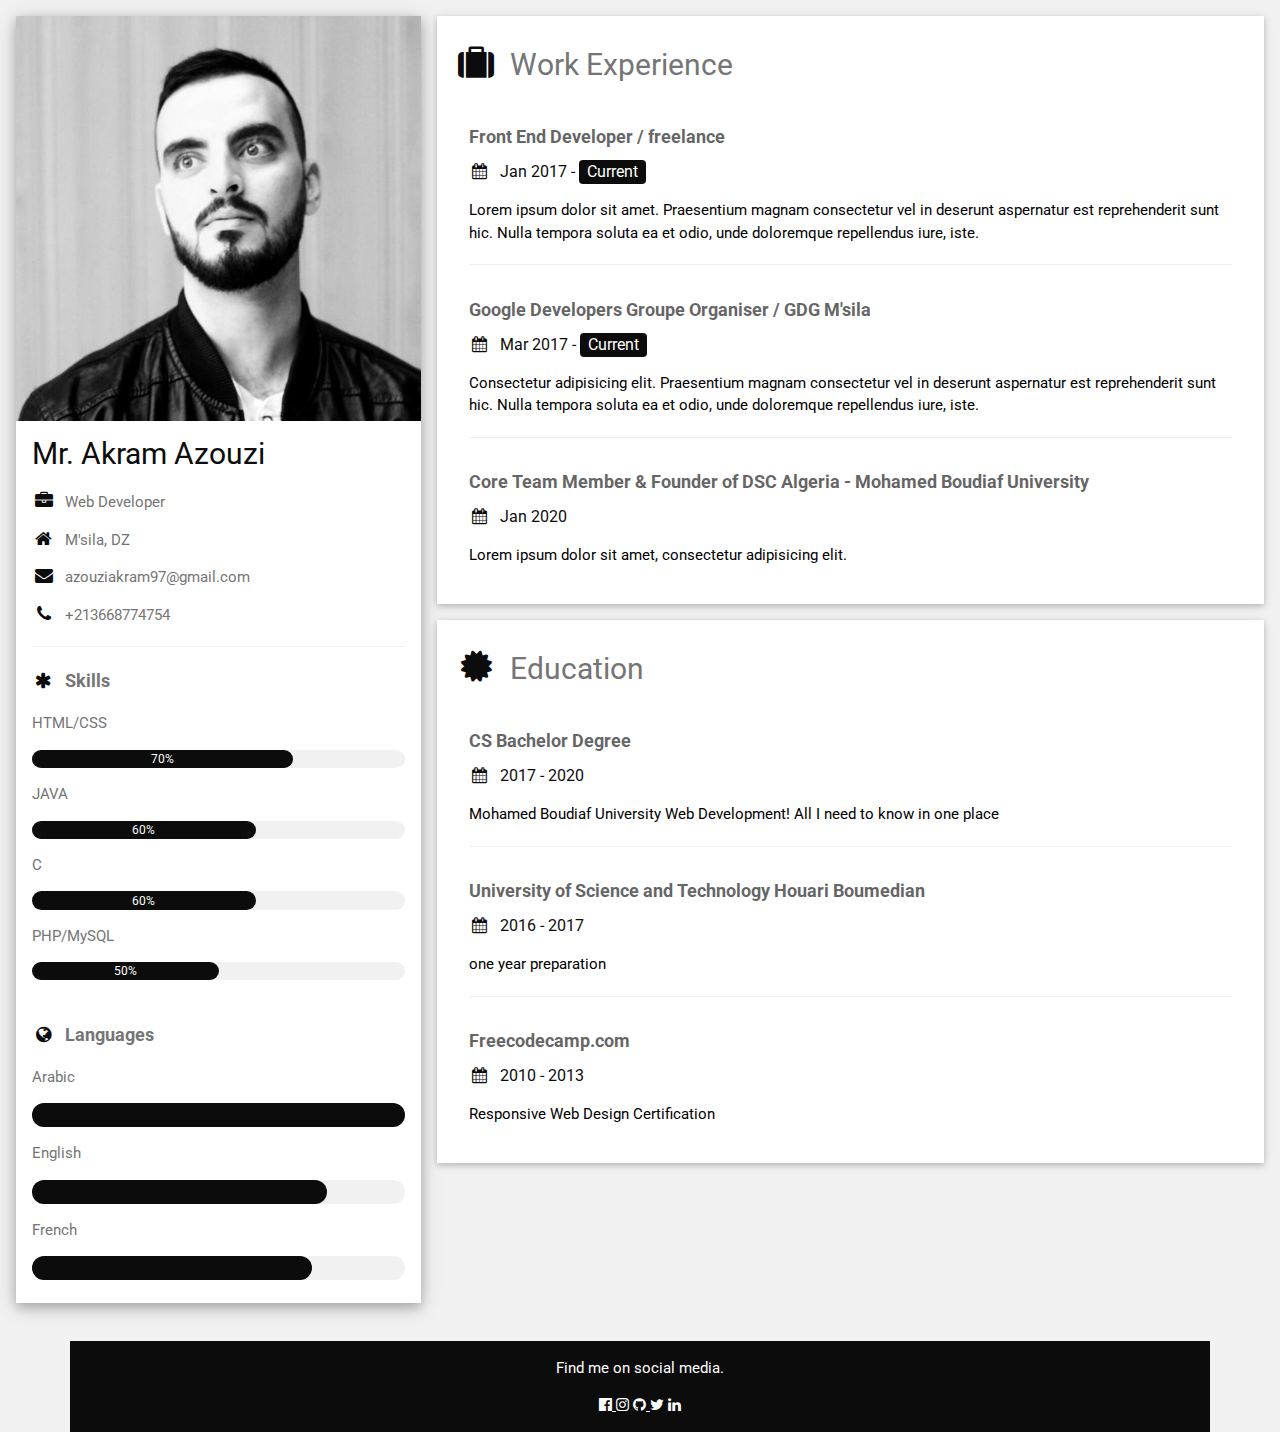
<file: index.html>
<!-- link -->
<!-- https://www.w3schools.com/w3css/tryw3css_templates_cv.htm -->

<!DOCTYPE html>
<html>
  <title>My Cv</title>
  <meta charset="UTF-8" />
  <meta name="viewport" content="width=device-width, initial-scale=1" />
  <link rel="stylesheet" href="w3.css" />
  <link
    rel="stylesheet"
    href="https://fonts.googleapis.com/css?family=Roboto"
  />
  <link
    rel="stylesheet"
    href="https://cdnjs.cloudflare.com/ajax/libs/font-awesome/4.7.0/css/font-awesome.min.css"
  />
  <style>
    html,
    body,
    h1,
    h2,
    h3,
    h4,
    h5,
    h6 {
      font-family: "Roboto", sans-serif;
    }
  </style>
  <body class="w3-light-grey">
    <!-- Page Container -->
    <div class="w3-content w3-margin-top" style="max-width: 1400px">
      <!-- The Grid -->
      <div class="w3-row-padding">
        <!-- Left Column -->
        <div class="w3-third">
          <div class="w3-white w3-text-grey w3-card-4">
            <div class="w3-display-container">
              <img src="me.jpg" style="width: 100%" alt="Avatar" />
              <!-- <div class="w3-display-bottomleft w3-container w3-text-black">
                <h2>Akram Azouzi</h2>
              </div> -->
            </div>
            <div class="w3-container">
              <h2
                class="w3-text-teal"
                style="color: black; font-family: Roboto, cursive"
              >
                Mr. Akram Azouzi
              </h2>
              <p>
                <i
                  class="fa fa-briefcase fa-fw w3-margin-right w3-large w3-text-teal"
                ></i
                >Web Developer
              </p>
              <p>
                <i
                  class="fa fa-home fa-fw w3-margin-right w3-large w3-text-teal"
                ></i
                >M'sila, DZ
              </p>
              <p>
                <i
                  class="fa fa-envelope fa-fw w3-margin-right w3-large w3-text-teal"
                ></i
                >azouziakram97@gmail.com
              </p>
              <p>
                <i
                  class="fa fa-phone fa-fw w3-margin-right w3-large w3-text-teal"
                ></i
                >+213668774754
              </p>
              <hr />

              <p class="w3-large">
                <b
                  ><i
                    class="fa fa-asterisk fa-fw w3-margin-right w3-text-teal"
                  ></i
                  >Skills</b
                >
              </p>
              <p>HTML/CSS</p>
              <div class="w3-light-grey w3-round-xlarge w3-small">
                <div
                  class="w3-container w3-center w3-round-xlarge w3-teal"
                  style="width: 70%"
                >
                  70%
                </div>
              </div>
              <p>JAVA</p>
              <div class="w3-light-grey w3-round-xlarge w3-small">
                <div
                  class="w3-container w3-center w3-round-xlarge w3-teal"
                  style="width: 60%"
                >
                  <div class="w3-center w3-text-white">60%</div>
                </div>
              </div>
              <p>C</p>
              <div class="w3-light-grey w3-round-xlarge w3-small">
                <div
                  class="w3-container w3-center w3-round-xlarge w3-teal"
                  style="width: 60%"
                >
                  60%
                </div>
              </div>
              <p>PHP/MySQL</p>
              <div class="w3-light-grey w3-round-xlarge w3-small">
                <div
                  class="w3-container w3-center w3-round-xlarge w3-teal"
                  style="width: 50%"
                >
                  50%
                </div>
              </div>
              <br />

              <p class="w3-large w3-text-theme">
                <b
                  ><i class="fa fa-globe fa-fw w3-margin-right w3-text-teal"></i
                  >Languages</b
                >
              </p>
              <p>Arabic</p>
              <div class="w3-light-grey w3-round-xlarge">
                <div
                  class="w3-round-xlarge w3-teal"
                  style="height: 24px; width: 100%"
                ></div>
              </div>
              <p>English</p>
              <div class="w3-light-grey w3-round-xlarge">
                <div
                  class="w3-round-xlarge w3-teal"
                  style="height: 24px; width: 79%"
                ></div>
              </div>
              <p>French</p>
              <div class="w3-light-grey w3-round-xlarge">
                <div
                  class="w3-round-xlarge w3-teal"
                  style="height: 24px; width: 75%"
                ></div>
              </div>
              <br />
            </div>
          </div>
          <br />

          <!-- End Left Column -->
        </div>

        <!-- Right Column -->
        <div class="w3-twothird">
          <div class="w3-container w3-card w3-white w3-margin-bottom">
            <h2 class="w3-text-grey w3-padding-16">
              <i
                class="fa fa-suitcase fa-fw w3-margin-right w3-xxlarge w3-text-teal"
              ></i
              >Work Experience
            </h2>
            <div class="w3-container">
              <h5 class="w3-opacity">
                <b>Front End Developer / freelance</b>
              </h5>
              <h6 class="w3-text-teal">
                <i class="fa fa-calendar fa-fw w3-margin-right"></i>Jan 2017 -
                <span class="w3-tag w3-teal w3-round">Current</span>
              </h6>
              <p>
                Lorem ipsum dolor sit amet. Praesentium magnam consectetur vel
                in deserunt aspernatur est reprehenderit sunt hic. Nulla tempora
                soluta ea et odio, unde doloremque repellendus iure, iste.
              </p>
              <hr />
            </div>
            <!-- <div class="w3-container">
              <h5 class="w3-opacity"><b>Web Developer / something.com</b></h5>
              <h6 class="w3-text-teal">
                <i class="fa fa-calendar fa-fw w3-margin-right"></i>Mar 2012 -
                Dec 2014
              </h6>
              <p>
                Consectetur adipisicing elit. Praesentium magnam consectetur vel
                in deserunt aspernatur est reprehenderit sunt hic. Nulla tempora
                soluta ea et odio, unde doloremque repellendus iure, iste.
              </p>
              <hr />
            </div> -->
            <div class="w3-container">
              <h5 class="w3-opacity">
                <b>Google Developers Groupe Organiser / GDG M'sila</b>
              </h5>
              <h6 class="w3-text-teal">
                <i class="fa fa-calendar fa-fw w3-margin-right"></i>Mar 2017 -
                <span class="w3-tag w3-teal w3-round">Current</span>
              </h6>
              <p>
                Consectetur adipisicing elit. Praesentium magnam consectetur vel
                in deserunt aspernatur est reprehenderit sunt hic. Nulla tempora
                soluta ea et odio, unde doloremque repellendus iure, iste.
              </p>
              <hr />
            </div>
            <div class="w3-container">
              <h5 class="w3-opacity">
                <b
                  >Core Team Member & Founder of DSC Algeria - Mohamed Boudiaf
                  University</b
                >
              </h5>
              <h6 class="w3-text-teal">
                <i class="fa fa-calendar fa-fw w3-margin-right"></i>Jan 2020
              </h6>
              <p>Lorem ipsum dolor sit amet, consectetur adipisicing elit.</p>
              <br />
            </div>
          </div>

          <div class="w3-container w3-card w3-white">
            <h2 class="w3-text-grey w3-padding-16">
              <i
                class="fa fa-certificate fa-fw w3-margin-right w3-xxlarge w3-text-teal"
              ></i
              >Education
            </h2>
            <div class="w3-container">
              <h5 class="w3-opacity"><b>CS Bachelor Degree</b></h5>
              <h6 class="w3-text-teal">
                <i class="fa fa-calendar fa-fw w3-margin-right"></i>2017 - 2020
              </h6>
              <p>
                Mohamed Boudiaf University Web Development! All I need to know
                in one place
              </p>
              <hr />
            </div>
            <div class="w3-container">
              <h5 class="w3-opacity">
                <b>University of Science and Technology Houari Boumedian </b>
              </h5>
              <h6 class="w3-text-teal">
                <i class="fa fa-calendar fa-fw w3-margin-right"></i>2016 - 2017
              </h6>
              <p>one year preparation</p>
              <hr />
            </div>
            <div class="w3-container">
              <h5 class="w3-opacity"><b>Freecodecamp.com</b></h5>
              <h6 class="w3-text-teal">
                <i class="fa fa-calendar fa-fw w3-margin-right"></i>2010 - 2013
              </h6>
              <p>Responsive Web Design Certification</p>
              <br />
            </div>
          </div>

          <!-- End Right Column -->
        </div>

        <!-- End Grid -->
      </div>

      <!-- End Page Container -->
    </div>

    <footer class="w3-container w3-teal w3-center w3-margin-top w3-auto">
      <p>Find me on social media.</p>
      <a href="https://www.facebook.com/akram.azouzi.52" target="_Blank"
        ><i class="fa fa-facebook-official w3-hover-opacity"></i>
      </a>
      <a>
        <i class="fa fa-instagram w3-hover-opacity"></i>
      </a>
      <a href="https://github.com/akramazouzi" target="_Blank">
        <i class="fa fa-github w3-hover-opacity"></i>
      </a>
      <a>
        <i class="fa fa-twitter w3-hover-opacity"></i>
      </a>
      <a href="https://www.linkedin.com/in/akramazouzi/" target="_Blank">
        <i class="fa fa-linkedin w3-hover-opacity"></i>
      </a>
      <p></p>
    </footer>
  </body>
</html>
</file>
